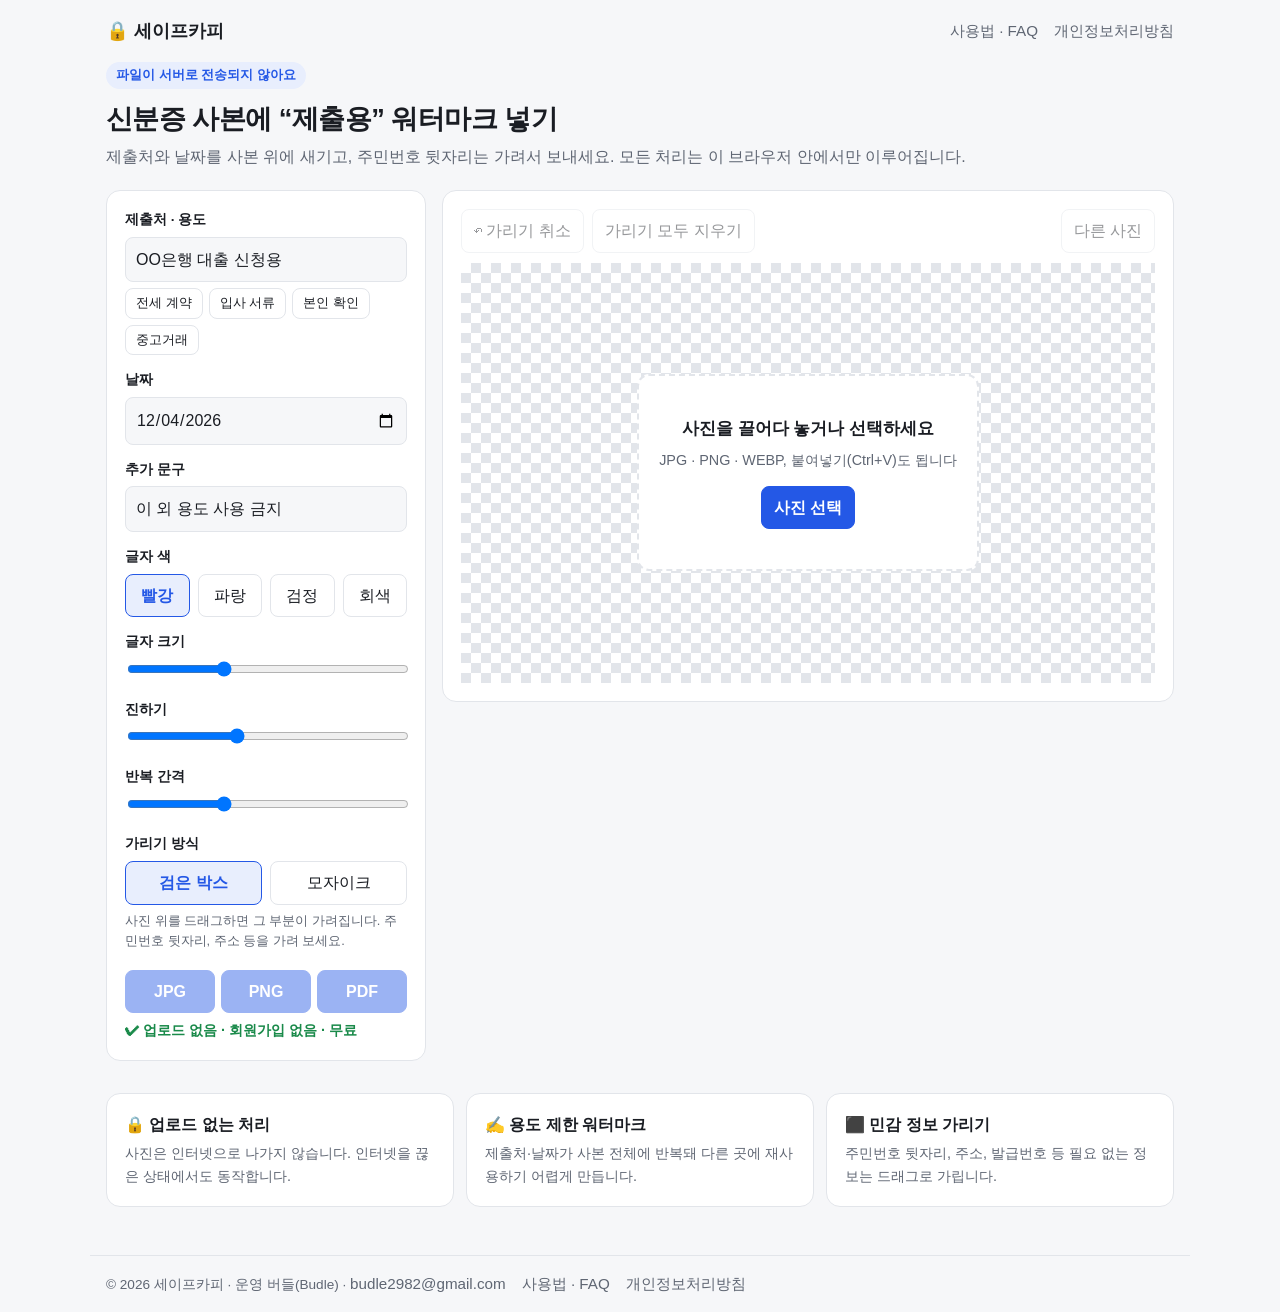
<file: index.html>
<!doctype html>
<html lang="ko">
<head>
<meta charset="utf-8">
<meta name="viewport" content="width=device-width, initial-scale=1">
<title>신분증 사본 워터마크 · 주민번호 가리기 | 세이프카피</title>
<meta name="description" content="신분증·통장 사본에 '제출용' 워터마크를 넣고 주민번호 뒷자리를 가리세요. 파일이 서버로 전송되지 않고 내 기기에서만 처리됩니다. 무료·회원가입 없음.">
<link rel="canonical" href="https://bbdddd0706.github.io/safe-copy/">
<meta name="google-site-verification" content="MvUY2g0-M_AKfOrNFpUJFnytvL8OPrw4plyCOSH2vSU">
<meta property="og:title" content="세이프카피 - 신분증 사본 워터마크 도구">
<meta property="og:description" content="업로드 없이 브라우저에서만 처리. 제출처·날짜 워터마크와 주민번호 가리기.">
<link rel="stylesheet" href="style.css">
<style>
  .tool { display: grid; grid-template-columns: 320px 1fr; gap: 16px; align-items: start; }
  .tool > * { min-width: 0; }
  @media (max-width: 820px) { .tool { grid-template-columns: 1fr; } }
  .panel label { display: block; font-size: .85rem; font-weight: 600; margin: 14px 0 6px; }
  .panel label:first-child { margin-top: 0; }
  .panel input[type=text], .panel input[type=date], .panel select {
    width: 100%; padding: 9px 10px; border: 1px solid var(--line); border-radius: 8px;
    background: var(--bg); color: var(--text); font: inherit;
  }
  .panel input[type=range] { width: 100%; }
  .row { display: flex; gap: 8px; }
  .row > * { flex: 1; }
  .chips { display: flex; flex-wrap: wrap; gap: 6px; }
  .chips button { font-size: .8rem; padding: 4px 10px; }
  button {
    font: inherit; border: 1px solid var(--line); background: var(--card); color: var(--text);
    border-radius: 8px; padding: 8px 12px; cursor: pointer;
  }
  button:hover { border-color: var(--accent); }
  button.primary { background: var(--accent); border-color: var(--accent); color: #fff; font-weight: 700; }
  button.on { background: var(--accent-soft); border-color: var(--accent); color: var(--accent); font-weight: 700; }
  button:disabled { opacity: .45; cursor: not-allowed; }
  .stage {
    position: relative; min-height: 420px; display: flex; align-items: center; justify-content: center;
    background: repeating-conic-gradient(var(--line) 0 25%, transparent 0 50%) 0 0 / 20px 20px;
  }
  .stage canvas { max-width: 100%; max-height: 75vh; display: none; touch-action: none; cursor: crosshair; box-shadow: 0 2px 12px rgba(0,0,0,.15); }
  .drop {
    text-align: center; padding: 40px 20px; border: 2px dashed var(--line); border-radius: 12px;
    background: var(--card); max-width: 420px;
  }
  .drop.over { border-color: var(--accent); background: var(--accent-soft); }
  .drop strong { display: block; font-size: 1.05rem; margin-bottom: 6px; }
  .drop p { color: var(--muted); margin: 0 0 14px; font-size: .9rem; }
  .hint { color: var(--muted); font-size: .8rem; margin: 6px 0 0; }
  .safe { color: var(--ok); font-weight: 600; font-size: .9rem; }
  .downloads { display: grid; grid-template-columns: repeat(3, 1fr); gap: 6px; margin-top: 18px; }
  .stage-bar { display: flex; gap: 8px; margin-bottom: 10px; flex-wrap: wrap; align-items: center; }
  .stage-bar .spacer { flex: 1; }
  .features { display: grid; grid-template-columns: repeat(auto-fit, minmax(220px, 1fr)); gap: 12px; margin-top: 32px; }
  .features h3 { margin: 0 0 4px; font-size: 1rem; }
  .features p { margin: 0; color: var(--muted); font-size: .9rem; }
</style>
</head>
<body>
<header class="site">
  <a class="logo" href="./">🔒 세이프카피</a>
  <nav><a href="guide.html">사용법 · FAQ</a><a href="privacy.html">개인정보처리방침</a></nav>
</header>

<main>
  <span class="badge">파일이 서버로 전송되지 않아요</span>
  <h1>신분증 사본에 “제출용” 워터마크 넣기</h1>
  <p class="lead">제출처와 날짜를 사본 위에 새기고, 주민번호 뒷자리는 가려서 보내세요. 모든 처리는 이 브라우저 안에서만 이루어집니다.</p>

  <div class="tool">
    <section class="card panel">
      <label for="purpose">제출처 · 용도</label>
      <input id="purpose" type="text" value="OO은행 대출 신청용">
      <div class="chips" style="margin-top:6px">
        <button type="button" data-purpose="전세 계약용">전세 계약</button>
        <button type="button" data-purpose="입사 서류 제출용">입사 서류</button>
        <button type="button" data-purpose="본인 확인용">본인 확인</button>
        <button type="button" data-purpose="중고거래 본인 인증용">중고거래</button>
      </div>

      <label for="date">날짜</label>
      <input id="date" type="date">

      <label for="extra">추가 문구</label>
      <input id="extra" type="text" value="이 외 용도 사용 금지">

      <label>글자 색</label>
      <div class="row">
        <button type="button" class="on" data-color="#d62828">빨강</button>
        <button type="button" data-color="#1f3fbf">파랑</button>
        <button type="button" data-color="#333333">검정</button>
        <button type="button" data-color="#888888">회색</button>
      </div>

      <label for="size">글자 크기</label>
      <input id="size" type="range" min="2" max="8" step="0.5" value="4">

      <label for="opacity">진하기</label>
      <input id="opacity" type="range" min="0.15" max="0.8" step="0.05" value="0.4">

      <label for="density">반복 간격</label>
      <input id="density" type="range" min="1.2" max="3" step="0.1" value="1.8">

      <label>가리기 방식</label>
      <div class="row">
        <button type="button" class="on" data-mask="black">검은 박스</button>
        <button type="button" data-mask="mosaic">모자이크</button>
      </div>
      <p class="hint">사진 위를 드래그하면 그 부분이 가려집니다. 주민번호 뒷자리, 주소 등을 가려 보세요.</p>

      <div class="downloads">
        <button type="button" class="primary" id="dlJpg" disabled>JPG</button>
        <button type="button" class="primary" id="dlPng" disabled>PNG</button>
        <button type="button" class="primary" id="dlPdf" disabled>PDF</button>
      </div>
      <p class="hint safe">✔ 업로드 없음 · 회원가입 없음 · 무료</p>
    </section>

    <section class="card">
      <div class="stage-bar">
        <button type="button" id="undo" disabled>↶ 가리기 취소</button>
        <button type="button" id="clearMasks" disabled>가리기 모두 지우기</button>
        <span class="spacer"></span>
        <button type="button" id="another" disabled>다른 사진</button>
      </div>
      <div class="stage" id="stage">
        <div class="drop" id="drop">
          <strong>사진을 끌어다 놓거나 선택하세요</strong>
          <p>JPG · PNG · WEBP, 붙여넣기(Ctrl+V)도 됩니다</p>
          <button type="button" class="primary" id="pick">사진 선택</button>
        </div>
        <canvas id="canvas" aria-label="미리보기"></canvas>
      </div>
      <input id="file" type="file" accept="image/*" hidden>
    </section>
  </div>

  <div class="features">
    <div class="card"><h3>🔒 업로드 없는 처리</h3><p>사진은 인터넷으로 나가지 않습니다. 인터넷을 끊은 상태에서도 동작합니다.</p></div>
    <div class="card"><h3>✍️ 용도 제한 워터마크</h3><p>제출처·날짜가 사본 전체에 반복돼 다른 곳에 재사용하기 어렵게 만듭니다.</p></div>
    <div class="card"><h3>⬛ 민감 정보 가리기</h3><p>주민번호 뒷자리, 주소, 발급번호 등 필요 없는 정보는 드래그로 가립니다.</p></div>
  </div>
</main>

<footer class="site">
  <span>© 2026 세이프카피 · 운영 버들(Budle) · <a href="mailto:budle2982@gmail.com">budle2982@gmail.com</a></span>
  <a href="guide.html">사용법 · FAQ</a>
  <a href="privacy.html">개인정보처리방침</a>
</footer>

<script src="app.js"></script>
</body>
</html>
</file>
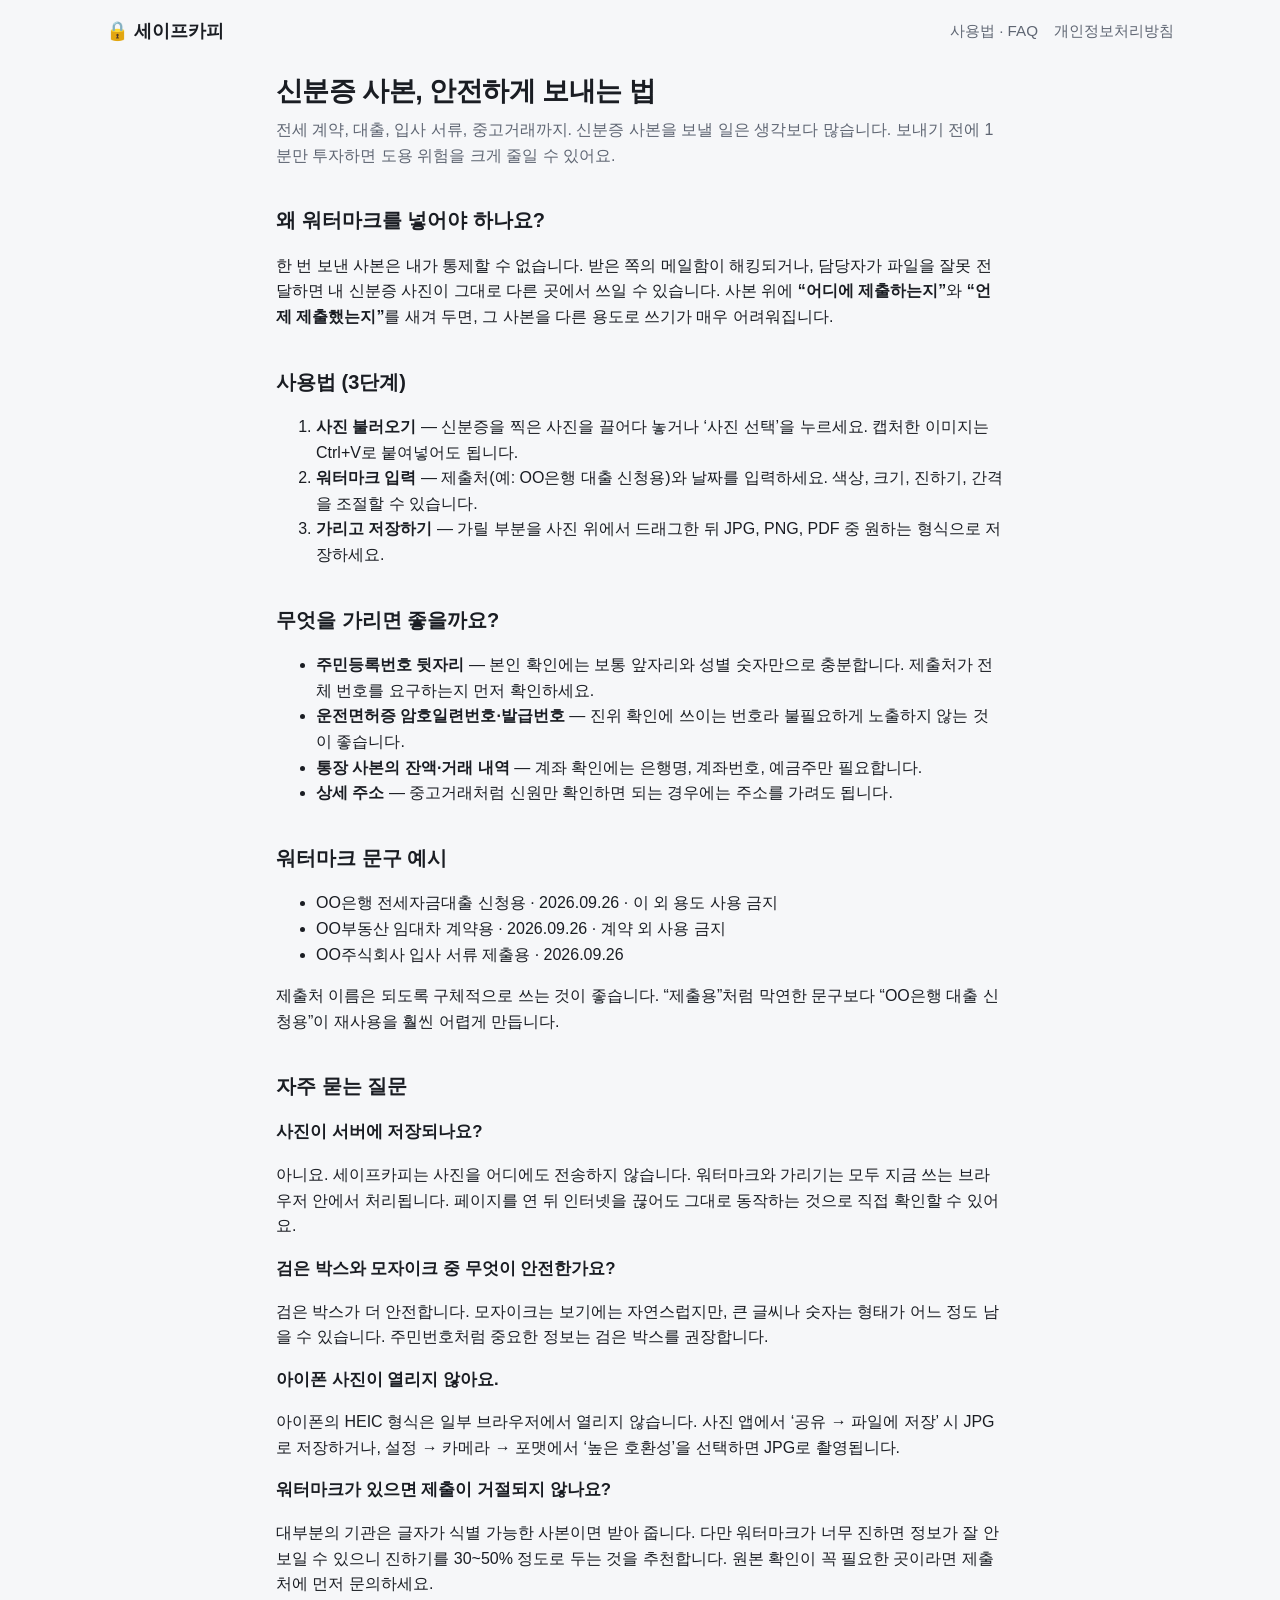
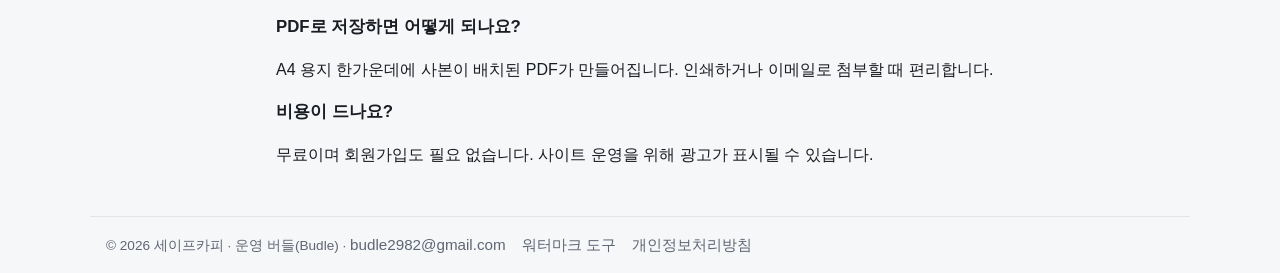
<file: guide.html>
<!doctype html>
<html lang="ko">
<head>
<meta charset="utf-8">
<meta name="viewport" content="width=device-width, initial-scale=1">
<title>신분증 사본 안전하게 보내는 법 · 사용법 · FAQ | 세이프카피</title>
<meta name="description" content="신분증 사본을 보낼 때 왜 워터마크가 필요한지, 어떤 정보를 가려야 하는지, 세이프카피 사용법과 자주 묻는 질문을 정리했습니다.">
<link rel="canonical" href="https://bbdddd0706.github.io/safe-copy/guide.html">
<link rel="stylesheet" href="style.css">
</head>
<body>
<header class="site">
  <a class="logo" href="./">🔒 세이프카피</a>
  <nav><a href="guide.html">사용법 · FAQ</a><a href="privacy.html">개인정보처리방침</a></nav>
</header>

<main class="prose">
  <h1>신분증 사본, 안전하게 보내는 법</h1>
  <p class="lead">전세 계약, 대출, 입사 서류, 중고거래까지. 신분증 사본을 보낼 일은 생각보다 많습니다. 보내기 전에 1분만 투자하면 도용 위험을 크게 줄일 수 있어요.</p>

  <h2>왜 워터마크를 넣어야 하나요?</h2>
  <p>한 번 보낸 사본은 내가 통제할 수 없습니다. 받은 쪽의 메일함이 해킹되거나, 담당자가 파일을 잘못 전달하면 내 신분증 사진이 그대로 다른 곳에서 쓰일 수 있습니다. 사본 위에 <strong>“어디에 제출하는지”</strong>와 <strong>“언제 제출했는지”</strong>를 새겨 두면, 그 사본을 다른 용도로 쓰기가 매우 어려워집니다.</p>

  <h2>사용법 (3단계)</h2>
  <ol>
    <li><strong>사진 불러오기</strong> — 신분증을 찍은 사진을 끌어다 놓거나 ‘사진 선택’을 누르세요. 캡처한 이미지는 Ctrl+V로 붙여넣어도 됩니다.</li>
    <li><strong>워터마크 입력</strong> — 제출처(예: OO은행 대출 신청용)와 날짜를 입력하세요. 색상, 크기, 진하기, 간격을 조절할 수 있습니다.</li>
    <li><strong>가리고 저장하기</strong> — 가릴 부분을 사진 위에서 드래그한 뒤 JPG, PNG, PDF 중 원하는 형식으로 저장하세요.</li>
  </ol>

  <h2>무엇을 가리면 좋을까요?</h2>
  <ul>
    <li><strong>주민등록번호 뒷자리</strong> — 본인 확인에는 보통 앞자리와 성별 숫자만으로 충분합니다. 제출처가 전체 번호를 요구하는지 먼저 확인하세요.</li>
    <li><strong>운전면허증 암호일련번호·발급번호</strong> — 진위 확인에 쓰이는 번호라 불필요하게 노출하지 않는 것이 좋습니다.</li>
    <li><strong>통장 사본의 잔액·거래 내역</strong> — 계좌 확인에는 은행명, 계좌번호, 예금주만 필요합니다.</li>
    <li><strong>상세 주소</strong> — 중고거래처럼 신원만 확인하면 되는 경우에는 주소를 가려도 됩니다.</li>
  </ul>

  <h2>워터마크 문구 예시</h2>
  <ul>
    <li>OO은행 전세자금대출 신청용 · 2026.09.26 · 이 외 용도 사용 금지</li>
    <li>OO부동산 임대차 계약용 · 2026.09.26 · 계약 외 사용 금지</li>
    <li>OO주식회사 입사 서류 제출용 · 2026.09.26</li>
  </ul>
  <p>제출처 이름은 되도록 구체적으로 쓰는 것이 좋습니다. “제출용”처럼 막연한 문구보다 “OO은행 대출 신청용”이 재사용을 훨씬 어렵게 만듭니다.</p>

  <h2>자주 묻는 질문</h2>

  <h3>사진이 서버에 저장되나요?</h3>
  <p>아니요. 세이프카피는 사진을 어디에도 전송하지 않습니다. 워터마크와 가리기는 모두 지금 쓰는 브라우저 안에서 처리됩니다. 페이지를 연 뒤 인터넷을 끊어도 그대로 동작하는 것으로 직접 확인할 수 있어요.</p>

  <h3>검은 박스와 모자이크 중 무엇이 안전한가요?</h3>
  <p>검은 박스가 더 안전합니다. 모자이크는 보기에는 자연스럽지만, 큰 글씨나 숫자는 형태가 어느 정도 남을 수 있습니다. 주민번호처럼 중요한 정보는 검은 박스를 권장합니다.</p>

  <h3>아이폰 사진이 열리지 않아요.</h3>
  <p>아이폰의 HEIC 형식은 일부 브라우저에서 열리지 않습니다. 사진 앱에서 ‘공유 → 파일에 저장’ 시 JPG로 저장하거나, 설정 → 카메라 → 포맷에서 ‘높은 호환성’을 선택하면 JPG로 촬영됩니다.</p>

  <h3>워터마크가 있으면 제출이 거절되지 않나요?</h3>
  <p>대부분의 기관은 글자가 식별 가능한 사본이면 받아 줍니다. 다만 워터마크가 너무 진하면 정보가 잘 안 보일 수 있으니 진하기를 30~50% 정도로 두는 것을 추천합니다. 원본 확인이 꼭 필요한 곳이라면 제출처에 먼저 문의하세요.</p>

  <h3>PDF로 저장하면 어떻게 되나요?</h3>
  <p>A4 용지 한가운데에 사본이 배치된 PDF가 만들어집니다. 인쇄하거나 이메일로 첨부할 때 편리합니다.</p>

  <h3>비용이 드나요?</h3>
  <p>무료이며 회원가입도 필요 없습니다. 사이트 운영을 위해 광고가 표시될 수 있습니다.</p>
</main>

<footer class="site">
  <span>© 2026 세이프카피 · 운영 버들(Budle) · <a href="mailto:budle2982@gmail.com">budle2982@gmail.com</a></span>
  <a href="./">워터마크 도구</a>
  <a href="privacy.html">개인정보처리방침</a>
</footer>
</body>
</html>
</file>
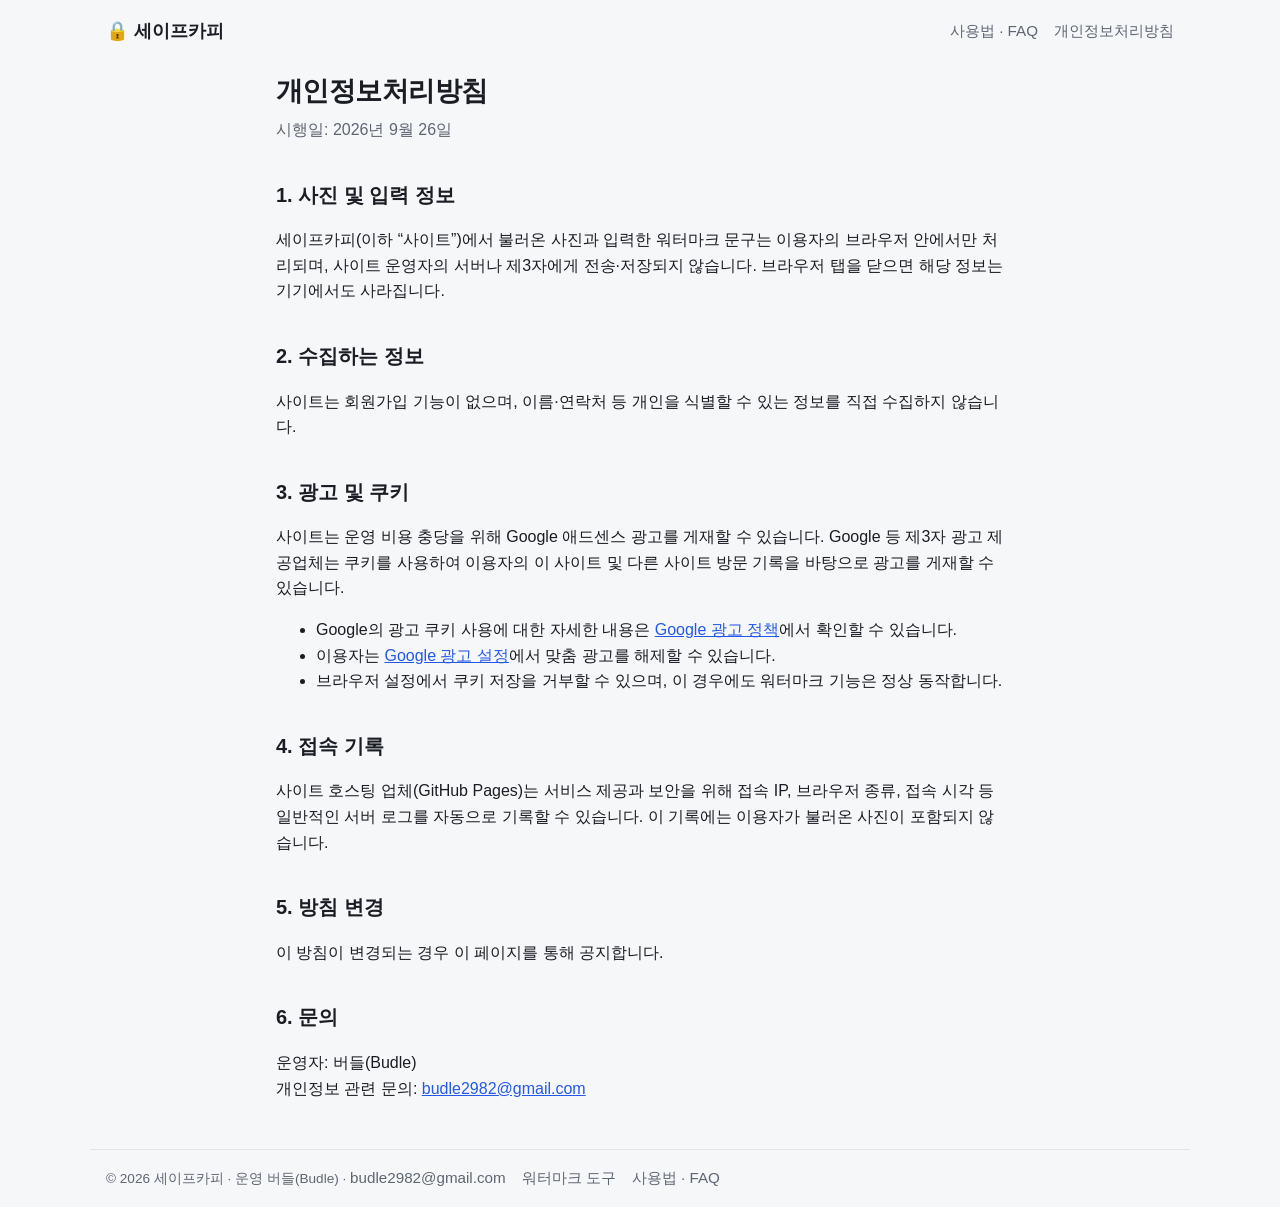
<file: privacy.html>
<!doctype html>
<html lang="ko">
<head>
<meta charset="utf-8">
<meta name="viewport" content="width=device-width, initial-scale=1">
<title>개인정보처리방침 | 세이프카피</title>
<meta name="description" content="세이프카피 개인정보처리방침. 사용자가 불러온 사진은 서버로 전송·저장되지 않습니다.">
<link rel="canonical" href="https://bbdddd0706.github.io/safe-copy/privacy.html">
<link rel="stylesheet" href="style.css">
</head>
<body>
<header class="site">
  <a class="logo" href="./">🔒 세이프카피</a>
  <nav><a href="guide.html">사용법 · FAQ</a><a href="privacy.html">개인정보처리방침</a></nav>
</header>

<main class="prose">
  <h1>개인정보처리방침</h1>
  <p class="lead">시행일: 2026년 9월 26일</p>

  <h2>1. 사진 및 입력 정보</h2>
  <p>세이프카피(이하 “사이트”)에서 불러온 사진과 입력한 워터마크 문구는 이용자의 브라우저 안에서만 처리되며, 사이트 운영자의 서버나 제3자에게 전송·저장되지 않습니다. 브라우저 탭을 닫으면 해당 정보는 기기에서도 사라집니다.</p>

  <h2>2. 수집하는 정보</h2>
  <p>사이트는 회원가입 기능이 없으며, 이름·연락처 등 개인을 식별할 수 있는 정보를 직접 수집하지 않습니다.</p>

  <h2>3. 광고 및 쿠키</h2>
  <p>사이트는 운영 비용 충당을 위해 Google 애드센스 광고를 게재할 수 있습니다. Google 등 제3자 광고 제공업체는 쿠키를 사용하여 이용자의 이 사이트 및 다른 사이트 방문 기록을 바탕으로 광고를 게재할 수 있습니다.</p>
  <ul>
    <li>Google의 광고 쿠키 사용에 대한 자세한 내용은 <a href="https://policies.google.com/technologies/ads?hl=ko" rel="noopener">Google 광고 정책</a>에서 확인할 수 있습니다.</li>
    <li>이용자는 <a href="https://adssettings.google.com/" rel="noopener">Google 광고 설정</a>에서 맞춤 광고를 해제할 수 있습니다.</li>
    <li>브라우저 설정에서 쿠키 저장을 거부할 수 있으며, 이 경우에도 워터마크 기능은 정상 동작합니다.</li>
  </ul>

  <h2>4. 접속 기록</h2>
  <p>사이트 호스팅 업체(GitHub Pages)는 서비스 제공과 보안을 위해 접속 IP, 브라우저 종류, 접속 시각 등 일반적인 서버 로그를 자동으로 기록할 수 있습니다. 이 기록에는 이용자가 불러온 사진이 포함되지 않습니다.</p>

  <h2>5. 방침 변경</h2>
  <p>이 방침이 변경되는 경우 이 페이지를 통해 공지합니다.</p>

  <h2>6. 문의</h2>
  <p>운영자: 버들(Budle)<br>개인정보 관련 문의: <a href="mailto:budle2982@gmail.com">budle2982@gmail.com</a></p>
</main>

<footer class="site">
  <span>© 2026 세이프카피 · 운영 버들(Budle) · <a href="mailto:budle2982@gmail.com">budle2982@gmail.com</a></span>
  <a href="./">워터마크 도구</a>
  <a href="guide.html">사용법 · FAQ</a>
</footer>
</body>
</html>
</file>
<file: style.css>
:root {
  --bg: #f6f7f9;
  --card: #ffffff;
  --text: #1a1d23;
  --muted: #5f6673;
  --line: #e2e5ea;
  --accent: #2458e6;
  --accent-soft: #e8eefd;
  --ok: #1a8a4a;
}
@media (prefers-color-scheme: dark) {
  :root {
    --bg: #111317;
    --card: #1a1d23;
    --text: #e8eaee;
    --muted: #9aa1ad;
    --line: #2c3038;
    --accent: #6b8ff5;
    --accent-soft: #1f2940;
    --ok: #4cc57f;
  }
}
* { box-sizing: border-box; }
body {
  margin: 0;
  background: var(--bg);
  color: var(--text);
  font-family: "Pretendard", -apple-system, "Apple SD Gothic Neo", "Malgun Gothic", sans-serif;
  line-height: 1.6;
}
a { color: var(--accent); }
header.site, footer.site {
  max-width: 1100px;
  margin: 0 auto;
  padding: 16px;
  display: flex;
  gap: 16px;
  align-items: center;
  flex-wrap: wrap;
}
header.site .logo { font-weight: 800; font-size: 1.15rem; color: var(--text); text-decoration: none; margin-right: auto; }
header.site nav a, footer.site a { color: var(--muted); text-decoration: none; font-size: .95rem; }
header.site nav { display: flex; gap: 16px; }
footer.site { color: var(--muted); font-size: .85rem; border-top: 1px solid var(--line); margin-top: 48px; }
main { max-width: 1100px; margin: 0 auto; padding: 0 16px; }
h1 { font-size: 1.7rem; margin: 8px 0 4px; letter-spacing: -0.02em; }
.lead { color: var(--muted); margin: 0 0 20px; }
.badge {
  display: inline-block; background: var(--accent-soft); color: var(--accent);
  font-size: .8rem; font-weight: 700; padding: 3px 10px; border-radius: 999px;
}
.card { background: var(--card); border: 1px solid var(--line); border-radius: 14px; padding: 18px; }
.prose { max-width: 760px; }
.prose h2 { margin-top: 36px; font-size: 1.25rem; }
.prose h3 { font-size: 1.05rem; margin-bottom: 4px; }
</file>
